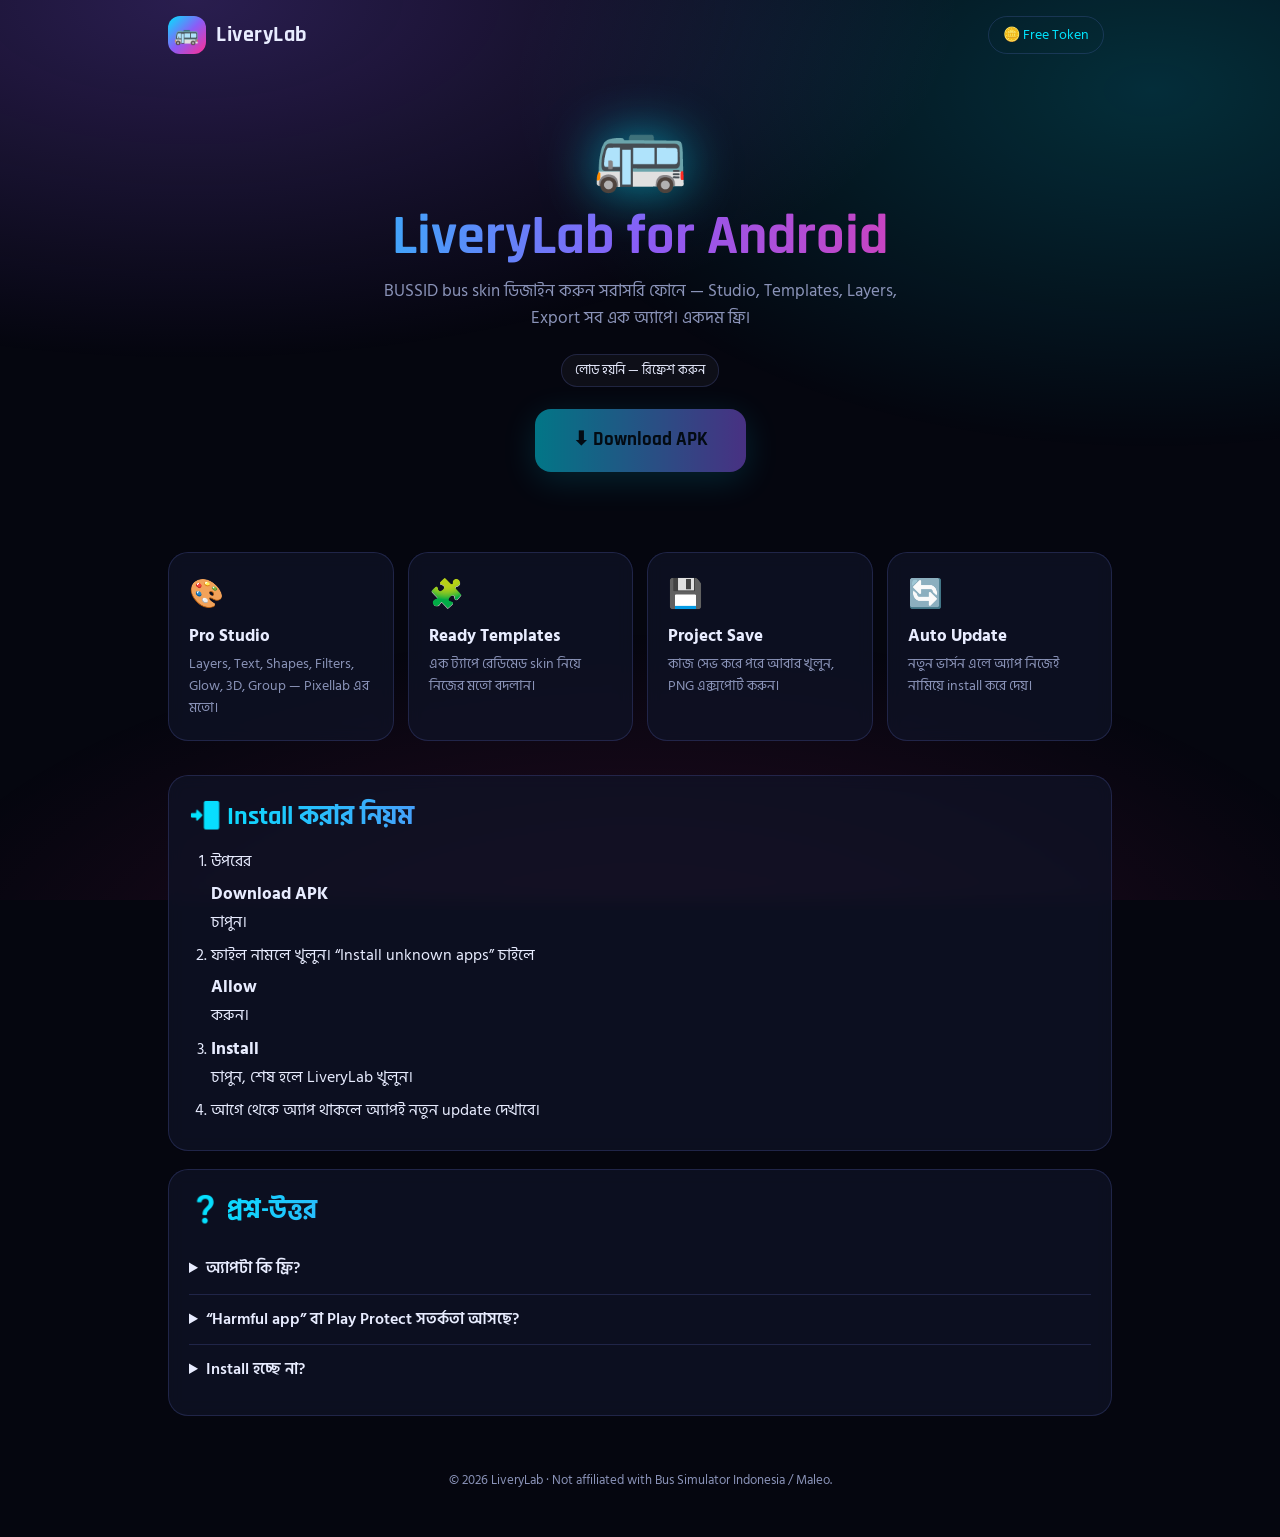
<file: index.html>
<!doctype html>
<html lang="bn">
<head>
<meta charset="utf-8">
<meta name="viewport" content="width=device-width,initial-scale=1">
<title>LiveryLab — BUSSID Skin Maker App</title>
<meta name="description" content="LiveryLab Android app: BUSSID bus skin ডিজাইন করুন সরাসরি ফোনে। ফ্রি APK ডাউনলোড।">
<meta name="theme-color" content="#05060f">
<link rel="icon" href="icon.svg">
<link href="https://fonts.googleapis.com/css2?family=Rajdhani:wght@500;700&family=Hind+Siliguri:wght@400;500;600&display=swap" rel="stylesheet">
<style>
:root{--bg:#05060f;--c1:#00e5ff;--c2:#8b5cf6;--c3:#ff2e93;--tx:#e8ecff;--mut:#8a93b8;--line:rgba(120,140,255,.18);--card:rgba(16,20,40,.72)}
*{box-sizing:border-box;margin:0}
html{scroll-behavior:smooth}
body{background:var(--bg);color:var(--tx);font-family:'Hind Siliguri',system-ui,sans-serif;line-height:1.6;overflow-x:hidden}
body:before{content:"";position:fixed;inset:0;z-index:-1;background:radial-gradient(60% 40% at 15% 0%,rgba(139,92,246,.28),transparent),radial-gradient(50% 40% at 90% 10%,rgba(0,229,255,.18),transparent),radial-gradient(60% 40% at 50% 110%,rgba(255,46,147,.15),transparent)}
.wrap{max-width:980px;margin:0 auto;padding:0 18px}
h1,h2,h3,.logo,.btn{font-family:'Rajdhani','Hind Siliguri',sans-serif}
.grad{background:linear-gradient(90deg,var(--c1),var(--c2),var(--c3));-webkit-background-clip:text;background-clip:text;color:transparent}
.mut{color:var(--mut)}
header{display:flex;align-items:center;justify-content:space-between;padding:16px 0}
.logo{display:flex;gap:10px;align-items:center;font-weight:700;font-size:22px;letter-spacing:.5px}
.logo i{font-style:normal;width:38px;height:38px;border-radius:12px;display:grid;place-items:center;background:linear-gradient(135deg,var(--c1),var(--c2),var(--c3));font-size:20px}
.tg{color:var(--c1);text-decoration:none;font-size:14px;border:1px solid var(--line);padding:7px 14px;border-radius:20px}
.hero{text-align:center;padding:46px 0 30px}
.bus{font-size:76px;line-height:1;filter:drop-shadow(0 0 26px rgba(0,229,255,.6));animation:fl 4s ease-in-out infinite}
@keyframes fl{50%{transform:translateY(-8px)}}
h1{font-size:clamp(34px,7vw,56px);line-height:1.1;margin:14px 0 10px}
.sub{max-width:560px;margin:0 auto;color:var(--mut);font-size:17px}
.badges{display:flex;gap:8px;justify-content:center;flex-wrap:wrap;margin:22px 0}
.badge{font-size:13px;padding:5px 13px;border-radius:16px;border:1px solid var(--line);background:rgba(255,255,255,.04);color:var(--tx)}
.badge.ok{color:#2dff9a;border-color:rgba(45,255,154,.4)}
.btn{display:inline-flex;gap:10px;align-items:center;justify-content:center;cursor:pointer;border:0;text-decoration:none;color:#031018;font-weight:700;font-size:19px;padding:16px 38px;border-radius:16px;background:linear-gradient(90deg,var(--c1),var(--c2));box-shadow:0 8px 34px rgba(0,229,255,.28);transition:transform .15s}
.btn:active{transform:scale(.97)}
.btn.ghost{background:transparent;color:var(--tx);border:1px solid var(--line);box-shadow:none;font-size:14px;padding:9px 18px;margin-top:12px}
.btn[disabled],.btn.off{opacity:.5;pointer-events:none}
.sha{margin-top:16px;font-size:12px;color:var(--mut);word-break:break-all}
.sha code{color:var(--c1)}
.grid{display:grid;grid-template-columns:repeat(auto-fit,minmax(210px,1fr));gap:14px;margin:34px 0}
.card{background:var(--card);border:1px solid var(--line);border-radius:20px;padding:20px;backdrop-filter:blur(8px)}
.card b{display:block;font-size:17px;margin:6px 0 2px}
.card .ic{font-size:28px}
.card p{font-size:14px;color:var(--mut)}
section.box{margin:18px 0}
section.box h2{font-size:26px;margin-bottom:12px}
ol,ul{padding-left:22px}li{margin:7px 0}
details{border-top:1px solid var(--line);padding:12px 0}details:first-of-type{border:0}
summary{cursor:pointer;font-weight:600}details p{color:var(--mut);margin-top:6px;font-size:15px}
footer{text-align:center;color:var(--mut);font-size:13px;padding:36px 0 46px}
.spin{width:18px;height:18px;border:3px solid var(--line);border-top-color:var(--c1);border-radius:50%;animation:sp 1s linear infinite;display:inline-block;vertical-align:middle}
@keyframes sp{to{transform:rotate(360deg)}}
.toast{position:fixed;left:50%;bottom:26px;transform:translateX(-50%);background:#101428;border:1px solid var(--line);padding:10px 18px;border-radius:12px;opacity:0;transition:.3s;pointer-events:none}
.toast.on{opacity:1}
</style>
</head>
<body>
<div class="wrap">
  <header>
    <div class="logo"><i>🚌</i><span id="nm">LiveryLab</span></div>
    <a class="tg" href="claim/" style="margin-right:8px">🪙 Free Token</a>
    <a class="tg" id="tg" href="#" style="display:none" target="_blank" rel="noopener">Telegram</a>
  </header>

  <div class="hero">
    <div class="bus">🚌</div>
    <h1 class="grad">LiveryLab for Android</h1>
    <p class="sub">BUSSID bus skin ডিজাইন করুন সরাসরি ফোনে — Studio, Templates, Layers, Export সব এক অ্যাপে। একদম ফ্রি।</p>
    <div class="badges" id="bd"><span class="spin"></span></div>
    <a class="btn off" id="dl" href="#">⬇ Download APK</a>
    <div><button class="btn ghost" id="cp" style="display:none">🔗 লিংক কপি করুন</button></div>
    <div class="sha" id="sha"></div>
  </div>

  <div class="grid">
    <div class="card"><div class="ic">🎨</div><b>Pro Studio</b><p>Layers, Text, Shapes, Filters, Glow, 3D, Group — Pixellab এর মতো।</p></div>
    <div class="card"><div class="ic">🧩</div><b>Ready Templates</b><p>এক ট্যাপে রেডিমেড skin নিয়ে নিজের মতো বদলান।</p></div>
    <div class="card"><div class="ic">💾</div><b>Project Save</b><p>কাজ সেভ করে পরে আবার খুলুন, PNG এক্সপোর্ট করুন।</p></div>
    <div class="card"><div class="ic">🔄</div><b>Auto Update</b><p>নতুন ভার্সন এলে অ্যাপ নিজেই নামিয়ে install করে দেয়।</p></div>
  </div>

  <section class="box card" id="newsBox" style="display:none">
    <h2 class="grad">✨ এই ভার্সনে নতুন</h2>
    <ul id="news"></ul>
  </section>

  <section class="box card">
    <h2 class="grad">📲 Install করার নিয়ম</h2>
    <ol>
      <li>উপরের <b>Download APK</b> চাপুন।</li>
      <li>ফাইল নামলে খুলুন। “Install unknown apps” চাইলে <b>Allow</b> করুন।</li>
      <li><b>Install</b> চাপুন, শেষ হলে LiveryLab খুলুন।</li>
      <li>আগে থেকে অ্যাপ থাকলে অ্যাপই নতুন update দেখাবে।</li>
    </ol>
  </section>

  <section class="box card">
    <h2 class="grad">❓ প্রশ্ন-উত্তর</h2>
    <details><summary>অ্যাপটা কি ফ্রি?</summary><p>হ্যাঁ, ডাউনলোড ও ব্যবহার ফ্রি।</p></details>
    <details><summary>“Harmful app” বা Play Protect সতর্কতা আসছে?</summary><p>Play Store এর বাইরের APK তে এমন দেখায়। “Install anyway / More details” চাপুন।</p></details>
    <details><summary>Install হচ্ছে না?</summary><p>আগে অন্য key দিয়ে বানানো ভার্সন থাকলে আগেরটা Uninstall করে আবার চেষ্টা করুন। Android 5.0 বা তার উপরে লাগবে।</p></details>
  </section>

  <footer>© <span id="yr"></span> LiveryLab · Not affiliated with Bus Simulator Indonesia / Maleo.</footer>
</div>
<div class="toast" id="toast"></div>

<script>
var DB="https://bussidskingenerator-bd-default-rtdb.firebaseio.com";
var $=function(i){return document.getElementById(i)};
$("yr").textContent=new Date().getFullYear();
function esc(s){return String(s==null?"":s).replace(/[&<>"']/g,function(c){return{"&":"&amp;","<":"&lt;",">":"&gt;",'"':"&quot;","'":"&#39;"}[c]})}
function toast(t){var e=$("toast");e.textContent=t;e.className="toast on";setTimeout(function(){e.className="toast"},2200)}
fetch(DB+"/config.json").then(function(r){return r.json()}).then(function(c){
  c=c||{};var ap=c.app||{},st=c.site||{};
  if(st.name){$("nm").textContent=st.name;document.title=st.name+" — Android App"}
  var tg=st.telegram||st.tg;if(tg){$("tg").href=tg;$("tg").style.display=""}
  var b=[];
  if(ap.url){
    b.push('<span class="badge ok">v'+esc(ap.versionName||"")+'</span>');
    if(ap.size)b.push('<span class="badge">'+(ap.size/1048576).toFixed(1)+' MB</span>');
    if(ap.updatedAt)b.push('<span class="badge">'+new Date(ap.updatedAt).toLocaleDateString("en-GB",{day:"numeric",month:"short",year:"numeric"})+'</span>');
    b.push('<span class="badge">Android 5.0+</span>');
    var d=$("dl");d.href=ap.url;d.className="btn";d.rel="noopener";
    $("cp").style.display="";
    $("cp").onclick=function(){(navigator.clipboard?navigator.clipboard.writeText(ap.url):Promise.reject()).then(function(){toast("লিংক কপি হয়েছে")},function(){toast("কপি হয়নি")})};
    if(ap.sha)$("sha").innerHTML='SHA-256: <code>'+esc(ap.sha)+'</code>';
    var n=String(ap.notes||"").split("\n").map(function(x){return x.trim()}).filter(Boolean);
    if(n.length){$("newsBox").style.display="";$("news").innerHTML=n.map(function(x){return"<li>"+esc(x)+"</li>"}).join("")}
  }else{
    b.push('<span class="badge">Coming soon</span>');
    $("dl").textContent="শীঘ্রই আসছে";
  }
  $("bd").innerHTML=b.join("");
}).catch(function(){$("bd").innerHTML='<span class="badge">লোড হয়নি — রিফ্রেশ করুন</span>'});
</script>
</body>
</html>
</file>
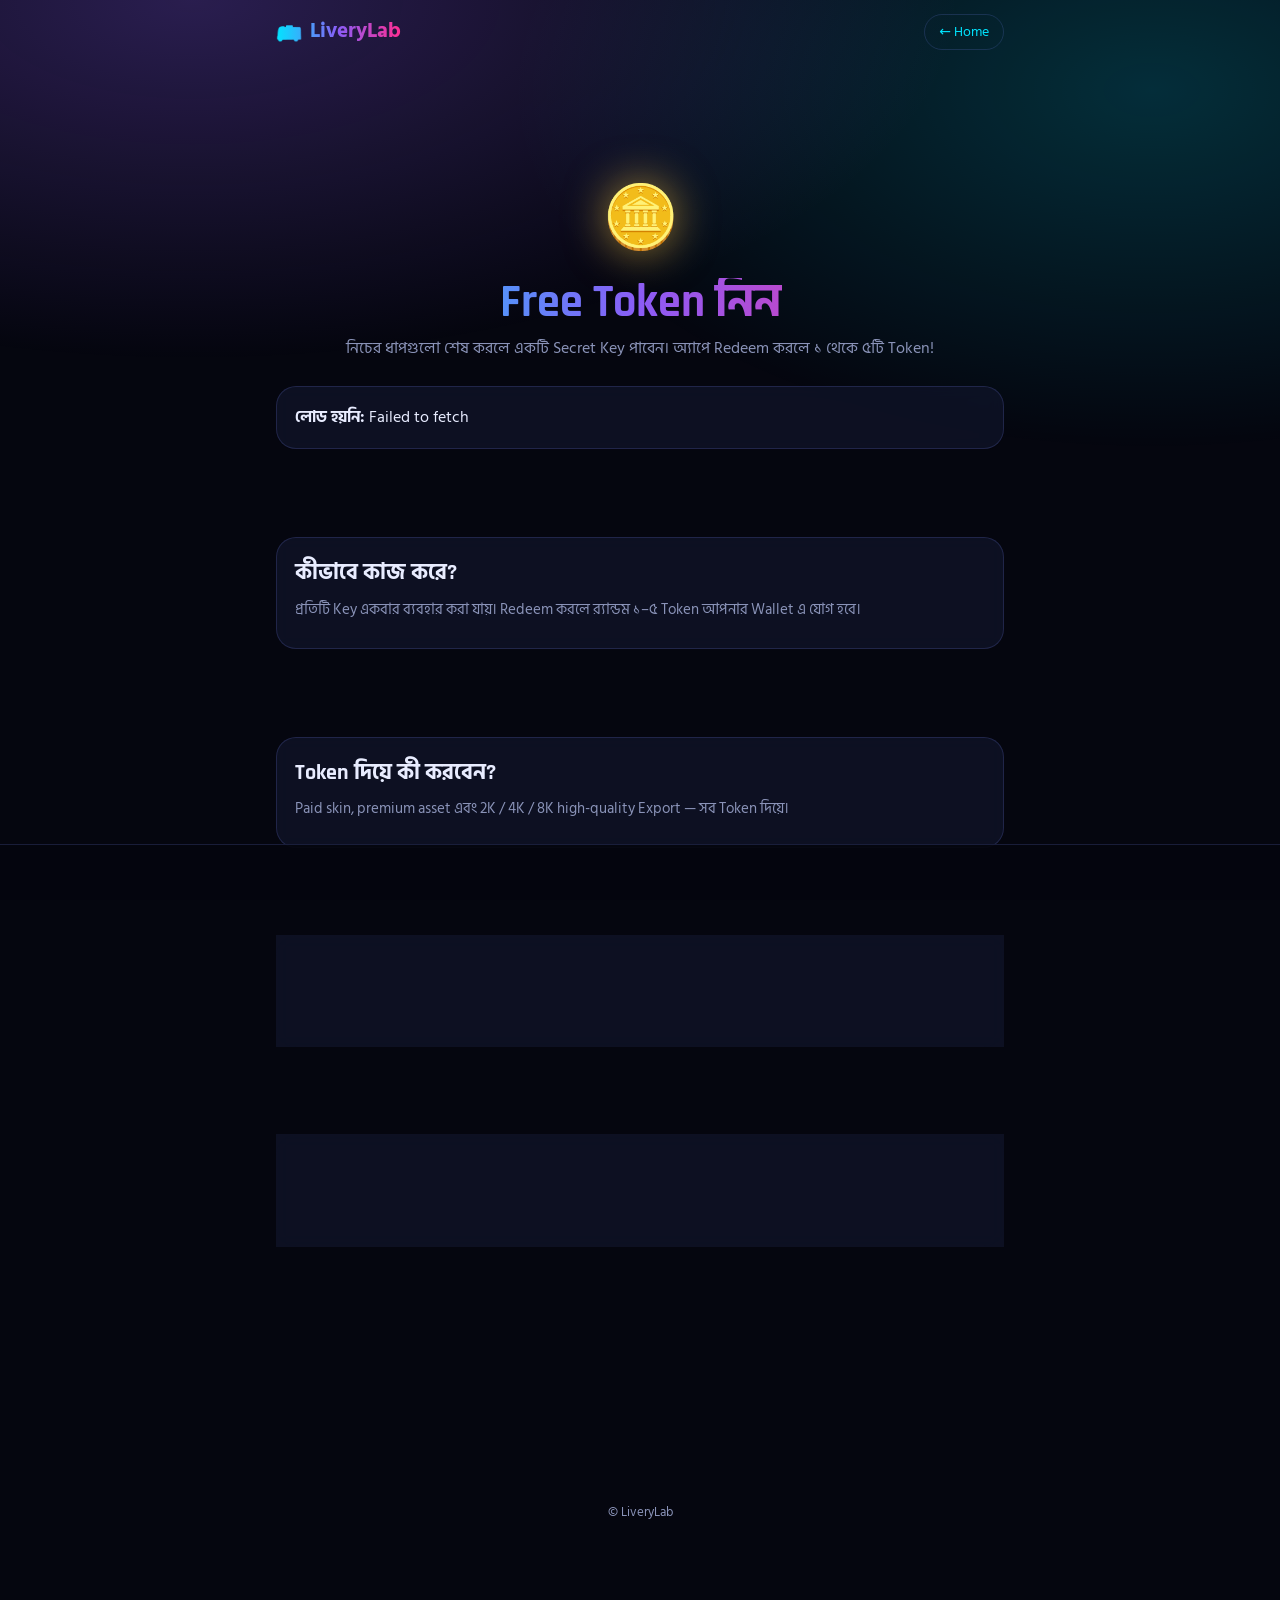
<file: claim/index.html>
<!doctype html>
<html lang="bn">
<head>
<meta charset="utf-8">
<meta name="viewport" content="width=device-width,initial-scale=1">
<title>Free Token — LiveryLab</title>
<meta name="theme-color" content="#05060f">
<link rel="icon" href="../icon.svg">
<link href="https://fonts.googleapis.com/css2?family=Rajdhani:wght@500;700&family=Hind+Siliguri:wght@400;500;600&display=swap" rel="stylesheet">
<style>
:root{--bg:#05060f;--c1:#00e5ff;--c2:#8b5cf6;--c3:#ff2e93;--ok:#2dff9a;--tx:#e8ecff;--mut:#8a93b8;--line:rgba(120,140,255,.18);--card:rgba(16,20,40,.78)}
*{box-sizing:border-box;margin:0}
body{background:var(--bg);color:var(--tx);font-family:'Hind Siliguri',system-ui,sans-serif;line-height:1.6;overflow-x:hidden;padding-bottom:70px}
body:before{content:"";position:fixed;inset:0;z-index:-1;background:radial-gradient(60% 40% at 15% 0%,rgba(139,92,246,.28),transparent),radial-gradient(50% 40% at 90% 10%,rgba(0,229,255,.18),transparent)}
.wrap{max-width:760px;margin:0 auto;padding:0 16px}
h1,h2,.btn{font-family:'Rajdhani','Hind Siliguri',sans-serif}
.grad{background:linear-gradient(90deg,var(--c1),var(--c2),var(--c3));-webkit-background-clip:text;background-clip:text;color:transparent}
.mut{color:var(--mut)}
header{display:flex;align-items:center;justify-content:space-between;padding:14px 0}
.logo{font-weight:700;font-size:21px}
.logo i{font-style:normal;margin-right:8px}
a.back{color:var(--c1);text-decoration:none;font-size:14px;border:1px solid var(--line);padding:6px 14px;border-radius:18px}
.hero{text-align:center;padding:18px 0 10px}
.hero .coin{font-size:62px;filter:drop-shadow(0 0 22px rgba(255,200,61,.6))}
h1{font-size:clamp(30px,7vw,46px);line-height:1.1;margin:8px 0}
.card{background:var(--card);border:1px solid var(--line);border-radius:20px;padding:18px;margin:14px 0;backdrop-filter:blur(8px)}
.steps{list-style:none;padding:0}
.steps li{display:flex;gap:12px;align-items:center;padding:12px 4px;border-bottom:1px solid var(--line)}
.steps li:last-child{border:0}
.n{flex:none;width:34px;height:34px;border-radius:50%;display:grid;place-items:center;font-weight:700;background:rgba(255,255,255,.07);border:1px solid var(--line)}
li.done .n{background:var(--ok);color:#03180d;border-color:var(--ok)}
.st{flex:1}
.st b{display:block}.st small{color:var(--mut)}
.bar{height:6px;border-radius:4px;background:rgba(255,255,255,.08);margin-top:6px;overflow:hidden}
.bar i{display:block;height:100%;width:0;background:linear-gradient(90deg,var(--c1),var(--c2),var(--c3));transition:width .3s}
.btn{display:flex;gap:10px;align-items:center;justify-content:center;cursor:pointer;border:0;text-decoration:none;color:#031018;font-weight:700;font-size:19px;padding:15px 30px;border-radius:16px;width:100%;background:linear-gradient(90deg,var(--c1),var(--c2),var(--c3));box-shadow:0 0 28px rgba(139,92,246,.4)}
.btn:active{transform:scale(.98)}
.btn[disabled]{opacity:.4;pointer-events:none;box-shadow:none}
.btn.ghost{background:transparent;color:var(--tx);border:1px solid var(--line);box-shadow:none;font-size:15px;padding:11px 18px;margin-top:10px}
.key{font-family:'Rajdhani',monospace;font-size:clamp(26px,7vw,38px);letter-spacing:2px;text-align:center;padding:16px 8px;border:2px dashed var(--ok);border-radius:16px;color:var(--ok);margin:12px 0;word-break:break-all;user-select:all}
.ad{display:flex;justify-content:center;margin:14px 0;min-height:60px}
.ad iframe{border:0;max-width:100%;background:transparent}
.fill h2{font-size:22px;margin-bottom:6px}
.fill p{color:var(--mut);font-size:15px;margin-bottom:8px}
.hide{display:none!important}
.cd{color:var(--c1);font-family:'Rajdhani',sans-serif;font-size:1.25em}
.big{text-align:center;margin:6px 0 12px;font-family:'Rajdhani',sans-serif}
.big span{display:block;font-size:64px;line-height:1;font-weight:700;background:linear-gradient(90deg,var(--c1),var(--c2),var(--c3));-webkit-background-clip:text;background-clip:text;color:transparent}
.big small{color:var(--mut);font-size:14px}
#stick{position:fixed;left:0;right:0;bottom:0;z-index:50;display:flex;justify-content:center;background:rgba(5,6,15,.92);border-top:1px solid var(--line);min-height:56px}
.toast{position:fixed;left:50%;top:18px;transform:translateX(-50%);background:#101428;border:1px solid var(--line);padding:10px 18px;border-radius:12px;opacity:0;transition:.3s;pointer-events:none;z-index:99;max-width:90vw}
.toast.on{opacity:1}
</style>
</head>
<body>
<div class="wrap">
  <header><div class="logo grad"><i>🚌</i>LiveryLab</div><a class="back" href="../">← Home</a></header>
  <div class="ad slot"></div>
  <div class="hero"><div class="coin">🪙</div><h1 class="grad">Free Token নিন</h1><p class="mut">নিচের ধাপগুলো শেষ করলে একটি Secret Key পাবেন। অ্যাপে Redeem করলে ১ থেকে ৫টি Token!</p></div>

  <div class="card" id="main">
    <div id="off" class="hide"><b>Token claim এখন বন্ধ আছে।</b> পরে আবার আসুন।</div>
    <div id="work">
      <ul class="steps">
        <li id="s1"><span class="n">1</span><div class="st"><b>ধাপ ১: অপেক্ষা করুন <span id="wl" class="cd">10</span> সেকেন্ড</b><small>এই পেজেই থাকুন (অন্য ট্যাবে গেলে সময় থামে)</small><div class="bar"><i id="b1"></i></div></div></li>
        <li id="s1b"><span class="n">2</span><div class="st"><b>ধাপ ২: আবার <span id="wl2" class="cd">10</span> সেকেন্ড অপেক্ষা</b><small>ধাপ ১ শেষ হলে "পরের ধাপ" বাটন চাপুন, তারপর আরও একবার অপেক্ষা</small><div class="bar"><i id="b1b"></i></div></div></li>
        <li id="s2"><span class="n">3</span><div class="st"><b>পেজ একদম নিচ পর্যন্ত স্ক্রল করুন</b><small>নিচে নামুন, সব দেখুন</small><div class="bar"><i id="b2"></i></div></div></li>
        <li id="s3"><span class="n">4</span><div class="st"><b>একটি Ad তে ক্লিক করুন <span id="cl"></span></b><small>যেকোনো বিজ্ঞাপন বা নিচের Sponsor বাটনে ক্লিক করুন</small><div class="bar"><i id="b3"></i></div></div></li>
        <li id="s4"><span class="n">5</span><div class="st"><b>Secret Key জেনারেট করুন</b><small>উপরের ধাপগুলো শেষ হলে বাটন চালু হবে</small></div></li>
      </ul>
      <div class="big hide" id="big"><span id="bigN">10</span><small id="bigT">সেকেন্ড</small></div>
      <button class="btn" id="go">▶ শুরু করুন</button>
      <a class="btn ghost hide" id="sp" target="_blank" rel="noopener">🎁 Sponsor দেখুন (ক্লিক গণনা হবে)</a>
    </div>
    <div id="res" class="hide">
      <b>✅ আপনার Secret Key</b>
      <div class="key" id="key"></div>
      <button class="btn" id="cp">📋 Copy Key</button>
      <p class="mut" style="margin-top:10px;font-size:14px">LiveryLab অ্যাপ → <b>Wallet</b> → <b>Redeem Key</b> এ এই Key বসান। Key একবারই কাজ করবে এবং <span id="ex"></span> পর্যন্ত বৈধ।</p>
    </div>
  </div>

  <div class="ad slot"></div>
  <div id="more" class="hide">
    <div class="card fill"><h2>🎯 ধাপ ২ চলছে</h2><p>আর একটু অপেক্ষা — নিচের অফারগুলোও দেখে নিতে পারেন।</p></div>
    <div class="ad slot2"></div>
    <div class="ad slot2"></div>
  </div>
  <div class="card fill"><h2>কীভাবে কাজ করে?</h2><p>প্রতিটি Key একবার ব্যবহার করা যায়। Redeem করলে র‍্যান্ডম ১–৫ Token আপনার Wallet এ যোগ হবে।</p></div>
  <div class="ad slot"></div>
  <div class="card fill"><h2>Token দিয়ে কী করবেন?</h2><p>Paid skin, premium asset এবং 2K / 4K / 8K high-quality Export — সব Token দিয়ে।</p></div>
  <div class="ad slot"></div>
  <div class="card fill"><h2>নিয়ম</h2><p>এক ডিভাইস/নেটওয়ার্ক থেকে নির্দিষ্ট সময় পরপর Key নেওয়া যায়। অসৎ উপায়ে Key নিলে Token বাতিল হতে পারে।</p></div>
  <div class="ad slot"></div>
  <div class="card fill"><h2>আমাদের সমর্থন করুন ❤️</h2><p>এই বিজ্ঞাপনগুলো থেকেই LiveryLab চলে। সাথে থাকার জন্য ধন্যবাদ।</p></div>
  <div class="ad slot"></div>
  <div class="ad slot"></div>
  <div class="ad slot"></div>
  <p class="mut" style="text-align:center;font-size:13px;padding:20px 0">© LiveryLab</p>
</div>
<div id="stick"></div>
<div class="toast" id="tt"></div>
<script>
var API="https://bussid-skin-api.bussidskingeneratorbd.workers.dev";
var $=function(i){return document.getElementById(i)};
function toast(m){var t=$('tt');t.textContent=m;t.classList.add('on');clearTimeout(toast.t);toast.t=setTimeout(function(){t.classList.remove('on')},3200)}
function api(p,body){return fetch(API+p,{method:body?'POST':'GET',headers:{'content-type':'application/json'},body:body?JSON.stringify(body):undefined}).then(function(r){return r.json().then(function(j){if(!r.ok)throw new Error(j.error||('HTTP '+r.status));return j})})}
var cfg=null,S={cid:null,vis:0,vis2:0,stage:1,scroll:0,clicks:0,started:false,done:false,lastClick:0};

function adFrame(code,stick){
  var w=320,h=50,m=code.match(/['"]width['"]\s*:\s*(\d+)/),n=code.match(/['"]height['"]\s*:\s*(\d+)/);
  if(m)w=+m[1];if(n)h=+n[1];
  var f=document.createElement('iframe');f.width=w;f.height=h;f.scrolling='no';
  f.setAttribute('sandbox','allow-scripts allow-popups allow-popups-to-escape-sandbox allow-same-origin allow-top-navigation-by-user-activation');
  f.srcdoc='<!doctype html><body style="margin:0;background:transparent">'+code+'</body>';
  return f;
}
function mountAds(){
  var slots=document.querySelectorAll('.slot'),b=cfg.banners||[];
  for(var i=0;i<slots.length;i++){if(!b.length)break;slots[i].appendChild(adFrame(b[i%b.length]))}
  if(b.length)$('stick').appendChild(adFrame(b[0],true));else $('stick').style.display='none';
  (cfg.scripts||[]).forEach(function(u){var s=document.createElement('script');s.async=true;s.src=u;document.body.appendChild(s)});
  if(cfg.direct){var a=$('sp');a.href=cfg.direct;a.classList.remove('hide');a.addEventListener('click',function(){hit()})}
}
function mountMore(){
  var slots=document.querySelectorAll('.slot2'),b=cfg.banners||[];
  for(var i=0;i<slots.length;i++){if(!b.length)break;slots[i].appendChild(adFrame(b[(i+1)%b.length]))}
}
function upd(){
  var need=cfg.clicks,W=cfg.wait;
  var p1=Math.min(1,S.vis/W),p1b=S.stage<2?0:Math.min(1,S.vis2/W),p2=cfg.scroll?Math.min(1,S.scroll/0.92):1,p3=need?Math.min(1,S.clicks/need):1;
  $('b1').style.width=p1*100+'%';$('b1b').style.width=p1b*100+'%';$('b2').style.width=p2*100+'%';$('b3').style.width=p3*100+'%';
  var l1=Math.max(0,Math.ceil(W-S.vis)),l2=S.stage<2?W:Math.max(0,Math.ceil(W-S.vis2));
  $('wl').textContent=l1;$('wl2').textContent=l2;
  $('s1').className=p1>=1?'done':'';$('s1b').className=p1b>=1?'done':'';$('s2').className=p2>=1?'done':'';$('s3').className=p3>=1?'done':'';
  var big=$('big');
  if(S.started&&!S.done){big.classList.remove('hide');$('bigN').textContent=S.stage<2?l1:l2;$('bigT').textContent=(S.stage<2?'ধাপ ১':'ধাপ ২')+' — সেকেন্ড বাকি'}
  var ok=S.started&&S.stage>=2&&p1>=1&&p1b>=1&&p2>=1&&p3>=1;
  $('go').disabled=S.started&&!ok&&!S.finishing&&!(S.stage<2&&p1>=1);
  var t;
  if(!S.started)t='▶ শুরু করুন';
  else if(S.stage<2)t=p1>=1?'➡ পরের ধাপ (আরও '+W+' সেকেন্ড)':'অপেক্ষা করুন… '+l1+'s';
  else t=ok?'🔑 Secret Key জেনারেট করুন':(p1b<1?'অপেক্ষা করুন… '+l2+'s':'স্ক্রল/ক্লিক বাকি আছে');
  $('go').textContent=t;
  return ok;
}
function hit(){
  if(!S.started||Date.now()-S.lastClick<2500)return;
  S.lastClick=Date.now();S.clicks++;upd();
}
window.addEventListener('blur',function(){setTimeout(function(){var e=document.activeElement;if(e&&e.tagName==='IFRAME'){hit();setTimeout(function(){try{e.blur();window.focus()}catch(x){}},50)}},0)});
window.addEventListener('scroll',function(){
  var h=document.documentElement,r=(window.scrollY+window.innerHeight)/Math.max(1,h.scrollHeight);
  if(S.started&&r>S.scroll){S.scroll=r;upd()}
},{passive:true});
setInterval(function(){
  if(!S.started||S.done||document.visibilityState!=='visible')return;
  if(S.stage<2){if(S.vis<cfg.wait)S.vis+=0.5}else if(S.vis2<cfg.wait)S.vis2+=0.5;
  upd();
},500);

function showKey(k,exp){
  S.done=true;$('work').classList.add('hide');$('res').classList.remove('hide');$('key').textContent=k;
  $('ex').textContent=exp?new Date(exp).toLocaleString('bn-BD'):'২৪ ঘণ্টা';
  try{localStorage.setItem('ll_claim',JSON.stringify({k:k,e:exp}))}catch(e){}
}
$('go').onclick=function(){
  if(!S.started){
    $('go').disabled=true;
    api('/api/claim/start',{}).then(function(r){S.cid=r.cid;S.started=true;S.vis=0;S.vis2=0;S.stage=1;S.scroll=0;S.clicks=0;toast('শুরু হয়েছে — নিচে স্ক্রল করুন');window.scrollBy({top:200,behavior:'smooth'});upd()}).catch(function(e){toast(e.message);$('go').disabled=false});
    return;
  }
  if(S.stage<2){
    if(S.vis<cfg.wait)return;
    S.stage=2;S.vis2=0;$('more').classList.remove('hide');mountMore();
    toast('ধাপ ২ শুরু — আরও '+cfg.wait+' সেকেন্ড অপেক্ষা করুন');
    window.scrollBy({top:260,behavior:'smooth'});upd();return;
  }
  if(!upd())return;
  S.finishing=true;$('go').disabled=true;$('go').textContent='যাচাই হচ্ছে…';
  api('/api/claim/finish',{cid:S.cid,clicks:S.clicks,scrolled:S.scroll>=0.9,vis:Math.floor(S.vis+S.vis2)}).then(function(r){showKey(r.key,r.expiresAt)}).catch(function(e){S.finishing=false;toast(e.message);upd()});
};
$('cp').onclick=function(){var k=$('key').textContent;try{navigator.clipboard.writeText(k).then(function(){toast('Copy হয়েছে ✓')},function(){fallback(k)})}catch(e){fallback(k)}};
function fallback(k){var t=document.createElement('textarea');t.value=k;document.body.appendChild(t);t.select();try{document.execCommand('copy');toast('Copy হয়েছে ✓')}catch(e){toast('Key চেপে ধরে Copy করুন')}document.body.removeChild(t)}

api('/api/claim/config').then(function(c){
  cfg=c;
  if(!c.enabled){$('work').classList.add('hide');$('off').classList.remove('hide');return}
  $('cl').textContent=c.clicks>1?'('+c.clicks+' বার)':'';
  if(!c.clicks)$('s3').classList.add('hide');
  if(!c.scroll)$('s2').classList.add('hide');
  mountAds();upd();
  try{var o=JSON.parse(localStorage.getItem('ll_claim')||'null');if(o&&o.e&&o.e>Date.now()){var b=document.createElement('button');b.className='btn ghost';b.textContent='আগের Key দেখুন';b.onclick=function(){showKey(o.k,o.e)};$('work').appendChild(b)}}catch(e){}
}).catch(function(e){$('work').innerHTML='<b>লোড হয়নি:</b> '+e.message});
</script>
</body>
</html>
</file>
